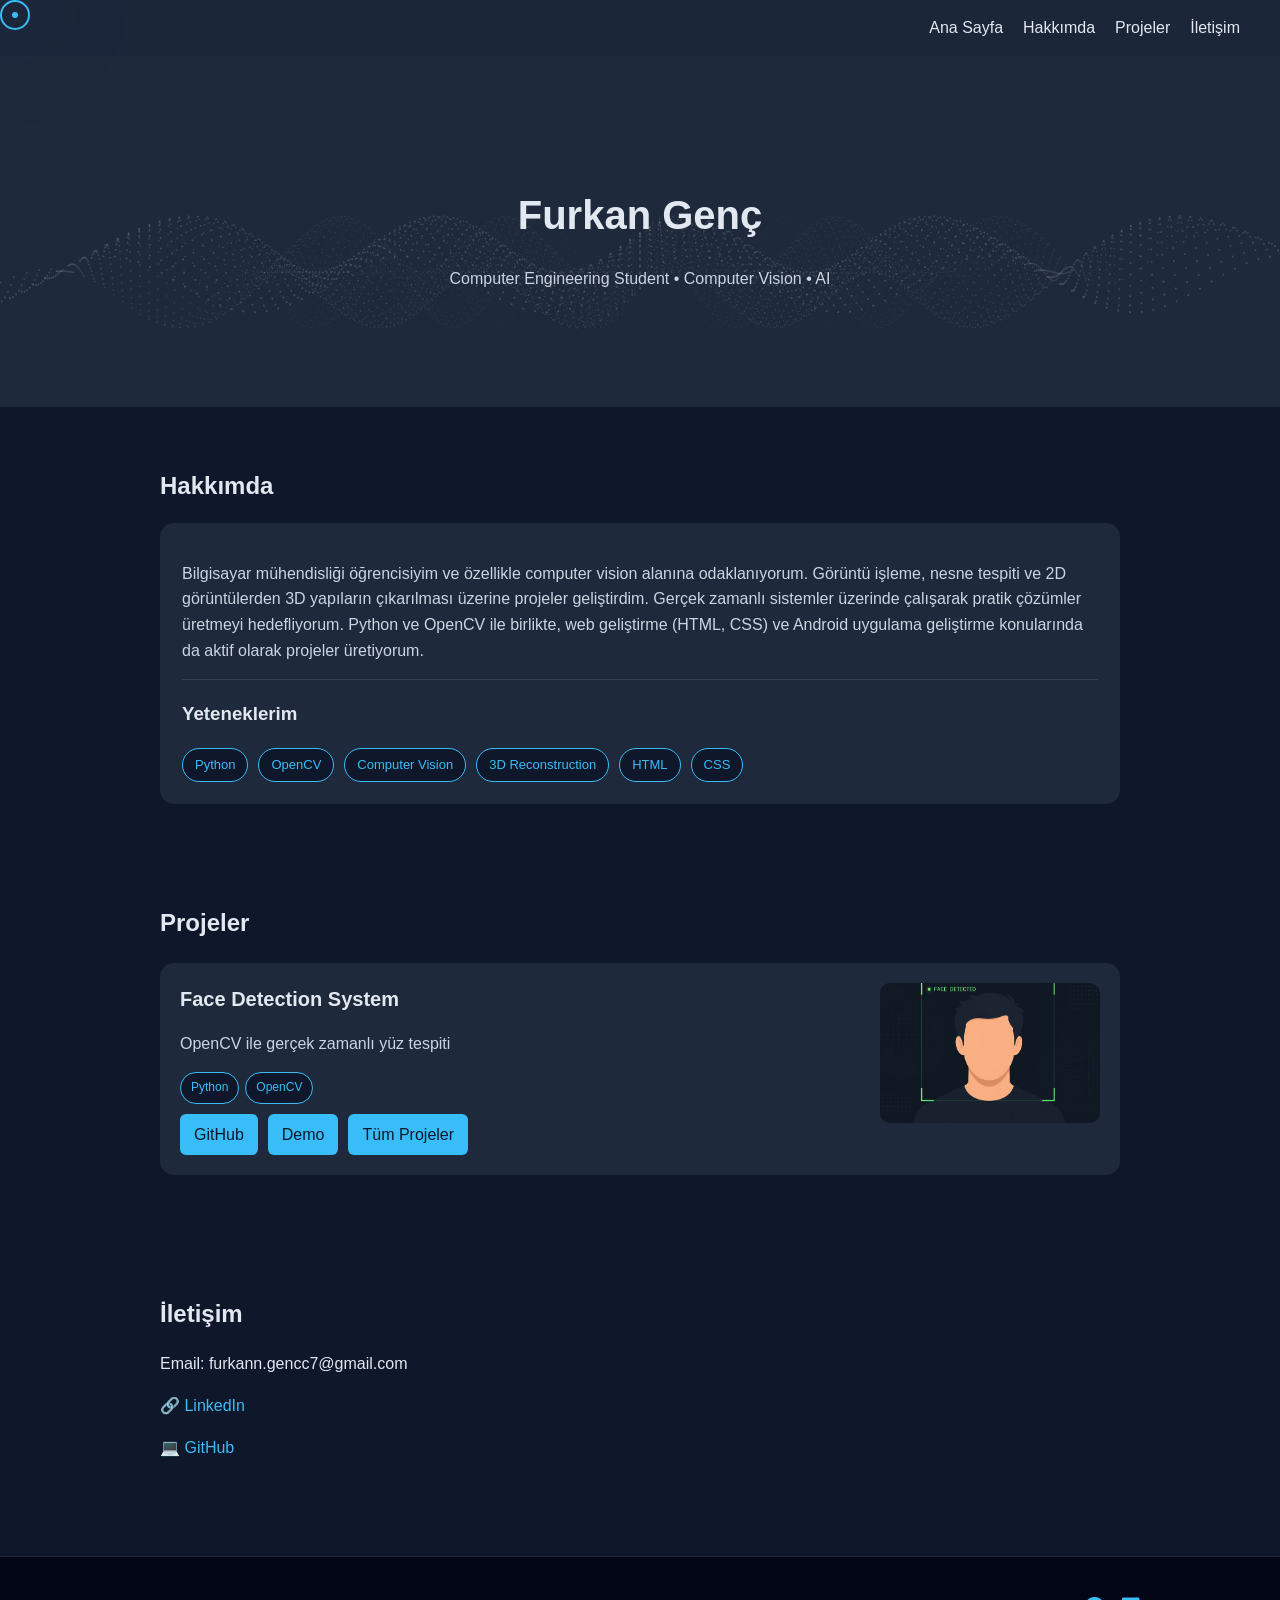
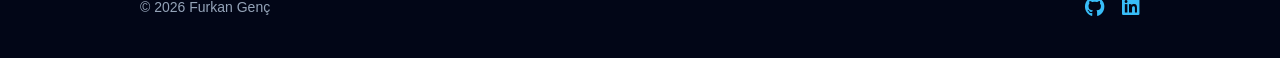
<file: index.html>
<!DOCTYPE html>
<html lang="tr">
<head>
  <meta charset="UTF-8">
  <meta name="viewport" content="width=device-width, initial-scale=1.0">
  <title>Furkan Portfolio</title>
  <link rel="stylesheet" href="style.css">
<link rel="stylesheet" href="https://cdnjs.cloudflare.com/ajax/libs/font-awesome/6.5.0/css/all.min.css">
  <style>
    html {
      scroll-behavior: smooth;
    }
  </style>
</head>

<body>

<div class="cursor-ring">
<div class="cursor-dot"></div>
</div>
<div class="cursor-light"></div>

<nav class="navbar">
 
  <div class="left">
    <div class="logo"></div>
  </div>
   <input type="checkbox" id="menu-toggle">
  <label for="menu-toggle" class="hamburger">☰</label>

  
    <ul class="nav-links">
      <li><a href="#home">Ana Sayfa</a></li>
      <li><a href="#about">Hakkımda</a></li>
      <li><a href="projects.html">Projeler</a></li>
      <li><a href="#contact">İletişim</a></li>
    </ul>


 

</nav>

<header id="home" class="hero">

  <canvas id="wave3D"></canvas>

  <div class="hero-content">

    <h1>Furkan Genç</h1>

    <p class="hero-subtitle">
      Computer Engineering Student • Computer Vision • AI
    </p>

    

  </div>

</header>
<section id="about" class="section">

  <h2>Hakkımda</h2>

  <div class="about-card">
    <p class="about-text">
     Bilgisayar mühendisliği öğrencisiyim ve özellikle computer vision alanına odaklanıyorum. 
Görüntü işleme, nesne tespiti ve 2D görüntülerden 3D yapıların çıkarılması üzerine projeler geliştirdim. 
Gerçek zamanlı sistemler üzerinde çalışarak pratik çözümler üretmeyi hedefliyorum.

Python ve OpenCV ile birlikte, web geliştirme (HTML, CSS) ve Android uygulama geliştirme konularında da aktif olarak projeler üretiyorum.
    </p>

    <div class="line"></div>

    <h3>Yeteneklerim</h3>

    <div class="skills">
      <span>Python</span>
      <span>OpenCV</span>
      <span>Computer Vision</span>
      <span>3D Reconstruction</span>
      <span>HTML</span>
      <span>CSS</span>
    </div>
  </div>

</section>

<!-- PROJECT PREVIEW -->
<section class="section">
  <h2>Projeler</h2>

  <div class="project-card">
    <div class="project-info">
      <h3>Face Detection System</h3>
      <p>OpenCV ile gerçek zamanlı yüz tespiti</p>

      <div class="tags">
        <span>Python</span>
        <span>OpenCV</span>
      </div>

      <div class="buttons">
        <a href="https://github.com/FurkanGencc/image_processing_basic/tree/main/computer_vision_projects"target="_blank">GitHub</a>
        <a href="#">Demo</a>
        <a href="projects.html">Tüm Projeler</a>
      </div>
    </div>

    <div class="project-media">
      <img src="images/face_Detection.png" alt="Face Detection">
    </div>
  </div>

</section>

<!-- CONTACT -->
<section id="contact" class="section">

  <h2>İletişim</h2>

  <p>Email: furkann.gencc7@gmail.com</p>
  <p>🔗 <a href="https://www.linkedin.com/in/furkan-gen%C3%A7-9b0784228/" target="_blank">LinkedIn</a></p>
  <p>💻 <a href="https://github.com/FurkanGencc" target="_blank">GitHub</a></p>

</section>
<script>
const canvas = document.getElementById("wave3D");
const ctx = canvas.getContext("2d");

function resize() {
  const dpr = window.devicePixelRatio || 1;
  canvas.width = canvas.offsetWidth * dpr;
  canvas.height = canvas.offsetHeight * dpr;
  ctx.setTransform(dpr, 0, 0, dpr, 0, 0);
}
resize();
window.addEventListener("resize", resize);

let time = 0;

const cols = 120;
const rows = 80;


let isVisible = true;

const observer = new IntersectionObserver((entries) => {
  isVisible = entries[0].isIntersecting;
}, {
  threshold: 0.01
});

observer.observe(canvas);


const waveScale = 0.25;
const waveHeight = 28;
const spacing = 6;
const depthFactor = 0.85;
const distance = 420;

function draw() {
  if (!isVisible) {
    requestAnimationFrame(draw);
    return;
  }

  ctx.clearRect(0, 0, canvas.width, canvas.height);

  time += 0.02;

  const centerX = canvas.offsetWidth / 2;
  const centerY = canvas.offsetHeight / 2;

  for (let z = 0; z < rows; z++) {
    const pzBase = (z - rows / 2) * spacing;

    for (let x = 0; x < cols; x++) {

      const px = (x - cols / 2) * spacing;

      // 🌊 wave (aynı ama daha hafif hesap)
      const wave =
        Math.sin(x * waveScale + time) +
        Math.cos(z * waveScale + time);

      const py = wave * waveHeight;

      const scale = distance / (distance + pzBase * depthFactor);

      const screenX = centerX + px * scale;
      const screenY = centerY + py + 40;

      if (scale <= 0) continue;

      const size = 0.55 * scale;
      const alpha = Math.min(0.6, scale * 0.1);

      ctx.beginPath();
      ctx.fillStyle = `rgba(220,220,220,${alpha})`;
      ctx.arc(screenX, screenY, size, 0, Math.PI * 2);
      ctx.fill();
    }
  }

  requestAnimationFrame(draw);
}

draw();
const cursor = document.querySelector(".cursor-ring");

let mouseX = 0;
let mouseY = 0;

let x = 0;
let y = 0;

/* mouse takip */
document.addEventListener("mousemove", (e) => {
  mouseX = e.clientX;
  mouseY = e.clientY;
});

function animate() {
  x += (mouseX - x) * 0.18;
  y += (mouseY - y) * 0.18;

  cursor.style.transform = `translate(${x}px, ${y}px)`;

  requestAnimationFrame(animate);
}

animate();

const targets = document.querySelectorAll(
  "a, button, .project-card, .about-card, .card, .navbar, footer"
);

targets.forEach(el => {
  el.addEventListener("mouseover", () => {
    cursor.style.opacity = "0";
  });

  el.addEventListener("mouseout", () => {
    cursor.style.opacity = "1";
  });
});


</script>

<footer class="footer">
  <div class="footer-content">

    <p>© 2026 Furkan Genç</p>

    <div class="footer-icons">
      <a href="https://github.com/FurkanGencc" target="_blank">
        <i class="fa-brands fa-github"></i>
      </a>

      <a href="https://www.linkedin.com/in/furkan-gen%C3%A7-9b0784228/" target="_blank">
        <i class="fa-brands fa-linkedin"></i>
      </a>
    </div>

  </div>
</footer>
</body>
</html>
</file>
<file: style.css>
/* ================= BASE ================= */
* {
  box-sizing: border-box;
}

body {
  font-family: Arial, sans-serif;
  margin: 0;
  background: #0f172a;
  color: #e2e8f0;
  line-height: 1.6;
}

/* ================= NAVBAR ================= */
.navbar {
  position: sticky;
  top: 0;
  z-index: 1000;

  display: flex;
  justify-content: space-between;
  align-items: center;

  padding: 15px 40px;
  background: rgba(30, 41, 59, 0.9);
  backdrop-filter: blur(10px);
  border-bottom: 1px solid #1e293b;
  
}

.logo {
  font-weight: bold;
  font-size: 18px;
}

.nav-links {
  list-style: none;
  display: flex;
  gap: 20px;
  margin: 0;
  padding: 0;
}

.nav-links a {
  color: #e2e8f0;
  text-decoration: none;
}


/* ================= HERO ================= */
.hero {
  position: relative;
  text-align: center;
  padding: 70px 20px;
  background: #1e293b;
  height: 100vh;
}

.hero h1 {
  font-size: 40px;
}

/* ================= SECTION (KRİTİK FIX) ================= */
.section {
  width: 100%;
  max-width: 1000px;
  margin: 0 auto;
  padding: 40px 20px;
}

/* başlık hizası */
.section h2 {
  text-align: left;
  margin-bottom: 18px;
}

/* ================= ABOUT CARD ================= */
.about-card {
  background: #1e293b;
  padding: 22px;
  border-radius: 14px;
  transition: 0.3s;
}

.about-card:hover {
  transform: translateY(-3px);
}

.about-text {
  color: #cbd5e1;
}

.line {
  height: 1px;
  background: #334155;
  margin: 14px 0;
}

.skills {
  display: flex;
  flex-wrap: wrap;
  gap: 10px;
}

.skills span {
  padding: 6px 12px;
  border-radius: 20px;
  background: #0f172a;
  border: 1px solid #38bdf8;
  color: #38bdf8;
  font-size: 13px;
}

.skills span:hover {
  background: #38bdf8;
  color: #0f172a;
}

/* ================= PROJECT PREVIEW (HOME CARD) ================= */
.project {
  background: #1e293b;
  padding: 20px;
  margin: 15px 0;
  border-radius: 12px;
  border: 1px solid #0f172a;
  transition: 0.25s ease;
}

.project:hover {
  transform: translateY(-3px);
}

.project a {
  display: inline-block;
  margin-top: 10px;
  padding: 6px 12px;
  background: #38bdf8;
  color: #0f172a;
  border-radius: 6px;
  text-decoration: none;
}

/* ================= PROJECT PAGE CARD ================= */
.project-card {
  display: grid;
  grid-template-columns: 1fr 220px;
  gap: 20px;

  background: #1e293b;
  padding: 20px;
  margin: 20px 0;
  border-radius: 14px;

  transition: 0.25s ease;
}

.project-card:hover {
  transform: translateY(-4px);
}

.project-info h3 {
  font-size: 20px;
  margin: 0;
}

.project-info p {
  color: #cbd5e1;
}
.project-media {
  width: 100%;
  height: 220px;

  border-radius: 12px;
  overflow: hidden;

  background: #0f172a;

  display: flex;
  align-items: center;
  justify-content: center;
}

.project-media img {
  width: 100%;
  height: 100%;
  object-fit: cover;
}

#carCanvas {
  width: 100%;
  height: 100%;
  display: block;
}
@media (max-width: 768px) {

  .project-card {
    grid-template-columns: 1fr;
  }

  .project-media {
    height: 260px;
  }

}
/* tags */
.tags {
  display: flex;
  flex-wrap: wrap;
  gap: 6px;
  margin: 10px 0;
}

.tags span {
  background: #0f172a;
  border: 1px solid #38bdf8;
  color: #38bdf8;
  padding: 5px 10px;
  border-radius: 20px;
  font-size: 12px;
}

/* buttons */
.buttons {
  display: flex;
  flex-wrap: wrap;
  gap: 10px;
  margin-top: 10px;
}

.buttons a {
  padding: 8px 14px;
  background: #38bdf8;
  color: #0f172a;
  border-radius: 6px;
  text-decoration: none;
}

/* media */
.project-media {
  width: 100%;
  height: 140px;
  background: #0f172a;
  border-radius: 10px;
   overflow: hidden;
}
.project-media img{
  width: 100%;
  height: 120%;
  object-fit: cover;
}
/* ================= CONTACT ================= */
.contact-card {
  background: #1e293b;
  padding: 20px;
  border-radius: 12px;
}

/* ================= HAMBURGER ================= */
#menu-toggle {
  display: none;
}

.hamburger {
  display: none;
  font-size: 26px;
  cursor: pointer;
  color: #e2e8f0;
}

/* ================= MOBILE FIX (FINAL CLEAN SYSTEM) ================= */
@media (max-width: 768px) {

  .hamburger {
    display: block;
  }

  .nav-links {
    display: none;
    flex-direction: column;
    position: absolute;
    top: 60px;
    right: 20px;
    background: #1e293b;
    padding: 15px;
    border-radius: 10px;
  }

  #menu-toggle:checked ~ .nav-links {
    display: flex;
  }

  /* SECTION FULL ALIGN */
  .section {
    padding: 25px 14px;
  }

  /* HOME PROJECT CARD */
  .project {
    margin: 12px 0;
  }

  /* PROJECT PAGE CARD FIX */
  .project-card {
    grid-template-columns: 1fr;
    gap: 12px;
  }

  .project-media {
    height: 180px;
  }

  /* TEXT SCALE FIX */
  .hero h1 {
    font-size: 32px;
  }

  .project-info h3 {
    font-size: 18px;
  }
}
#contact a {
  color: #38bdf8;
  text-decoration: none;
}

#contact a:hover {
  text-decoration: underline;
}
/* ================= HERO FIX ================= */
/* ================= HERO AI BACKGROUND ================= */
.hero {
  position: relative;
  height: 350px;
  overflow: hidden;
  display: flex;
  justify-content: center;
  align-items: center;
  text-align: center;
  background: #1e293b;
}

/* CANVAS */



.hero-subtitle {
  color: #cbd5e1;
  font-size: 16px;
  margin-top: -20px;
}




#wave3D {
  position: absolute;
  inset: 0;
  top: 0;
  left: 0;
  width: 100%;
  height: 100%;
  display: block;
}
.cursor-light {
  transition: transform 0.1s ease-out;
  position: fixed;
  top: 0;
  left: 0;
  width: 200px;
  height: 200px;
  pointer-events: none;
  z-index: 9999;

  background: radial-gradient(
    circle,
    rgba(14, 165, 233, 0.22) 0%,
  rgba(14, 165, 233, 0.10) 25%,
  rgba(2, 132, 199, 0.06) 45%,
  rgba(2, 132, 199, 0.02) 65%,
  rgba(0, 0, 0, 0) 80%
  );

  transform: translate(-50%, -50%);

  
  filter: blur(90px) saturate(160%);

  opacity: 0.3;

 
  will-change: transform;
}


#depthField {
  position: absolute;
  inset: 0;
  width: 100%;
  height: 100%;
  z-index: 0;
}

.hero-content {
  display: flex;
  flex-direction: column;
  align-items: center;
  justify-content: center;
  gap: 10px;
}
.hero {
  display: flex;
  align-items: center;
  justify-content: center;
}

.hero-content {
  position: relative;
  z-index: 2;

  display: flex;
  flex-direction: column;
  align-items: center;
  justify-content: center;

  gap: 12px;
}
/*CURSOR CONTAINER */
.cursor-ring {
  position: fixed;
  top: 0;
  left: 0;

  width: 30px;
  height: 30px;

  border: 2px solid #38bdf8;
  border-radius: 50%;

  pointer-events: none;
  z-index: 9999;

  transform: translate(-50%, -50%);

  display: flex;
  align-items: center;
  justify-content: center;

  transition: opacity 0.2s ease;
}

/* DOT */
.cursor-dot {
  width: 6px;
  height: 6px;
  background: #38bdf8;
  border-radius: 50%;
}


.cursor-hide {
  opacity: 0;
}
.footer {
  background: #020617;
  border-top: 1px solid #1e293b;
  padding: 25px 20px;
  margin-top: 40px;
}

.footer-content {
  max-width: 1000px;
  margin: 0 auto;

  display: flex;
  justify-content: space-between;
  align-items: center;
}

.footer p {
  color: #94a3b8;
  font-size: 14px;
}

/*  ikonlar */
.footer-icons {
  display: flex;
  gap: 18px;
}

.footer-icons a {
  color: #38bdf8;
  font-size: 20px;
  transition: 0.2s;
}

.footer-icons a:hover {
  transform: translateY(-3px);
  color: #0ea5e9;
}
</file>
